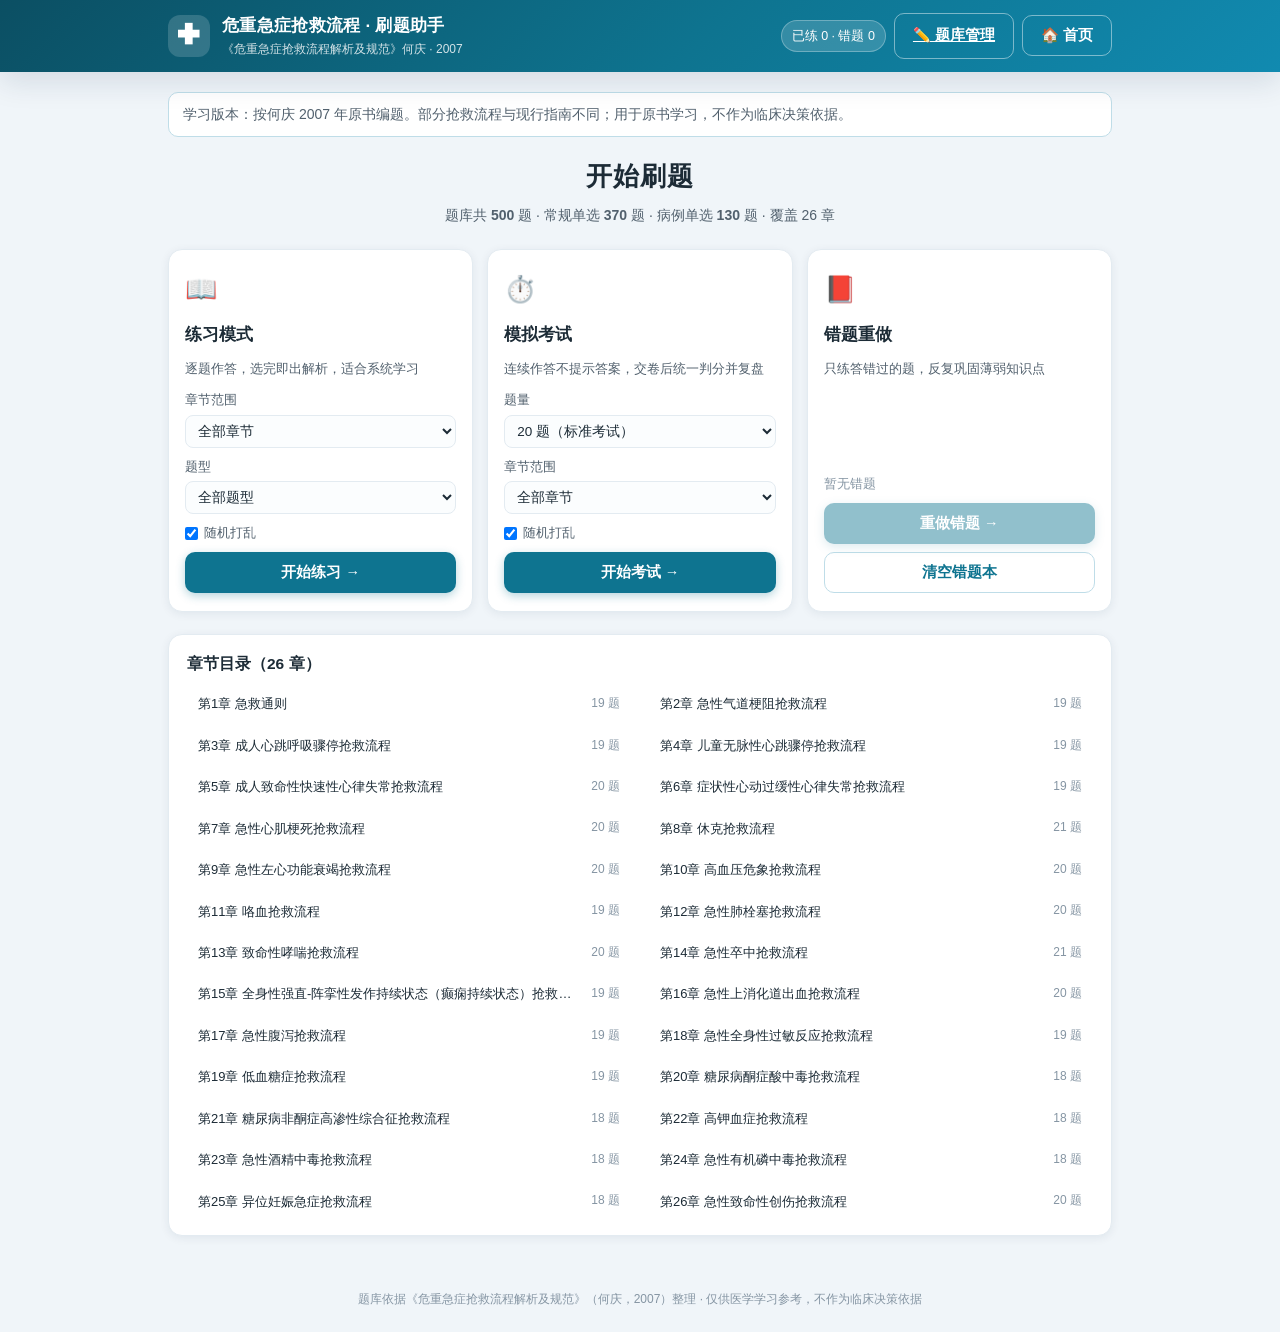
<file: index.html>
<!DOCTYPE html>
<html lang="zh-CN">
<head>
<meta charset="UTF-8">
<meta name="viewport" content="width=device-width, initial-scale=1.0">
<title>危重急症抢救流程 · 刷题助手</title>
<link rel="stylesheet" href="style.css">
</head>
<body>
<div id="app" class="app">
  <header class="topbar">
    <div class="topbar-inner">
      <div class="brand">
        <span class="brand-cross">✚</span>
        <div class="brand-text">
          <h1>危重急症抢救流程 · 刷题助手</h1>
          <p class="brand-sub">《危重急症抢救流程解析及规范》何庆 · 2007</p>
        </div>
      </div>
      <div class="topbar-actions">
        <span id="stat-summary" class="stat-chip" title="已练习 / 错题数量">已练 0 · 错题 0</span>
        <a id="btn-mgr" class="btn btn-ghost" href="add_question.html" title="添加 / 删除题目">✏️ 题库管理</a>
        <button id="btn-home" class="btn btn-ghost" type="button">🏠 首页</button>
      </div>
    </div>
  </header>

  <main class="main">
    <aside class="hero-sub" role="note" style="margin:0 0 18px;padding:10px 14px;border:1px solid #bfdde8;border-radius:10px;background:#fff">学习版本：按何庆 2007 年原书编题。部分抢救流程与现行指南不同；用于原书学习，不作为临床决策依据。</aside>
    <!-- ===================== 首页 ===================== -->
    <section id="view-home" class="view">
      <div class="hero">
        <h2>开始刷题</h2>
        <p class="hero-sub">题库共 <b id="hero-total">0</b> 题 · 常规单选 <b id="hero-single">0</b> 题 · 病例单选 <b id="hero-case">0</b> 题 · 覆盖 26 章</p>
      </div>

      <div class="mode-grid">
        <div class="mode-card" data-mode="practice">
          <div class="mode-icon">📖</div>
          <h3>练习模式</h3>
          <p>逐题作答，选完即出解析，适合系统学习</p>
          <div class="mode-fields">
            <label>章节范围
              <select id="sel-practice-chapter"></select>
            </label>
            <label>题型
              <select id="sel-practice-type">
                <option value="all">全部题型</option>
                <option value="single_choice">常规单选题</option>
                <option value="case_analysis">病例分析单选题</option>
              </select>
            </label>
            <label class="chk"><input type="checkbox" id="chk-practice-shuffle" checked> 随机打乱</label>
            <button class="btn btn-primary" type="button" data-start="practice">开始练习 →</button>
          </div>
        </div>

        <div class="mode-card" data-mode="exam">
          <div class="mode-icon">⏱️</div>
          <h3>模拟考试</h3>
          <p>连续作答不提示答案，交卷后统一判分并复盘</p>
          <div class="mode-fields">
            <label>题量
              <select id="sel-exam-count">
                <option value="10">10 题（快速自测）</option>
                <option value="20" selected>20 题（标准考试）</option>
                <option value="40">40 题（强化训练）</option>
              </select>
            </label>
            <label>章节范围
              <select id="sel-exam-chapter"></select>
            </label>
            <label class="chk"><input type="checkbox" id="chk-exam-shuffle" checked> 随机打乱</label>
            <button class="btn btn-primary" type="button" data-start="exam">开始考试 →</button>
          </div>
        </div>

        <div class="mode-card" data-mode="wrong">
          <div class="mode-icon">📕</div>
          <h3>错题重做</h3>
          <p>只练答错过的题，反复巩固薄弱知识点</p>
          <div class="mode-fields">
            <p id="wrong-count" class="muted">暂无错题</p>
            <button class="btn btn-primary" type="button" data-start="wrong">重做错题 →</button>
            <button class="btn btn-ghost" type="button" id="btn-clear-wrong">清空错题本</button>
          </div>
        </div>
      </div>

      <div class="chapter-panel">
        <h3>章节目录（26 章）</h3>
        <div id="chapter-list" class="chapter-list"></div>
      </div>
    </section>

    <!-- ===================== 答题页 ===================== -->
    <section id="view-quiz" class="view hidden">
      <div class="quiz-top">
        <button class="btn btn-ghost btn-sm" type="button" id="btn-quit">✕ 退出</button>
        <div class="progress-wrap">
          <div class="progress-bar"><div id="progress-fill" class="progress-fill"></div></div>
          <span id="progress-label" class="progress-label">0 / 0</span>
        </div>
      </div>

      <div class="q-card">
        <div class="q-meta">
          <span id="q-type" class="chip chip-type">常规单选</span>
          <span id="q-kp" class="chip chip-kp" title="知识点来源"></span>
        </div>
        <div id="q-text" class="q-text"></div>
        <div id="q-options" class="q-options"></div>
        <div id="q-feedback" class="q-feedback hidden">
          <div id="fb-verdict" class="fb-verdict"></div>
          <div class="fb-body">
            <h4>📝 解析</h4>
            <p id="fb-explanation"></p>
            <h4>📚 知识点溯源</h4>
            <p id="fb-kp"></p>
          </div>
        </div>
        <div class="q-actions">
          <button id="btn-prev" class="btn btn-ghost" type="button">← 上一题</button>
          <button id="btn-confirm" class="btn btn-primary" type="button">确认答案</button>
          <button id="btn-next" class="btn btn-primary" type="button">下一题 →</button>
        </div>
      </div>

      <!-- 答题卡（考试模式） -->
      <div id="exam-sheet" class="exam-sheet hidden">
        <h4>答题卡</h4>
        <div id="exam-sheet-grid" class="sheet-grid"></div>
        <button class="btn btn-danger" type="button" id="btn-submit">📮 交卷</button>
      </div>
    </section>

    <!-- ===================== 结果页 ===================== -->
    <section id="view-result" class="view hidden">
      <div class="result-hero">
        <div class="score-ring">
          <svg viewBox="0 0 120 120">
            <circle class="ring-bg" cx="60" cy="60" r="52"></circle>
            <circle id="ring-fill" class="ring-fill" cx="60" cy="60" r="52"></circle>
          </svg>
          <div class="score-num"><b id="score-pct">0</b>%</div>
        </div>
        <h2 id="result-title">考试完成</h2>
        <p id="result-sub" class="muted"></p>
        <div class="result-stats">
          <div class="rstat"><b id="rs-total">0</b><span>总题数</span></div>
          <div class="rstat good"><b id="rs-right">0</b><span>答对</span></div>
          <div class="rstat bad"><b id="rs-wrong">0</b><span>答错</span></div>
          <div class="rstat"><b id="rs-time">0s</b><span>用时</span></div>
        </div>
        <div class="result-actions">
          <button class="btn btn-primary" type="button" id="btn-review">📋 逐题复盘</button>
          <button class="btn btn-ghost" type="button" id="btn-again">↻ 再来一次</button>
          <button class="btn btn-ghost" type="button" id="btn-home2">🏠 回首页</button>
        </div>
      </div>
      <div id="review-list" class="review-list hidden"></div>
    </section>
  </main>

  <footer class="footer">
    题库依据《危重急症抢救流程解析及规范》（何庆，2007）整理 · 仅供医学学习参考，不作为临床决策依据
  </footer>
</div>

<script src="data/questions.js"></script>
<script src="app.js"></script>
</body>
</html>
</file>
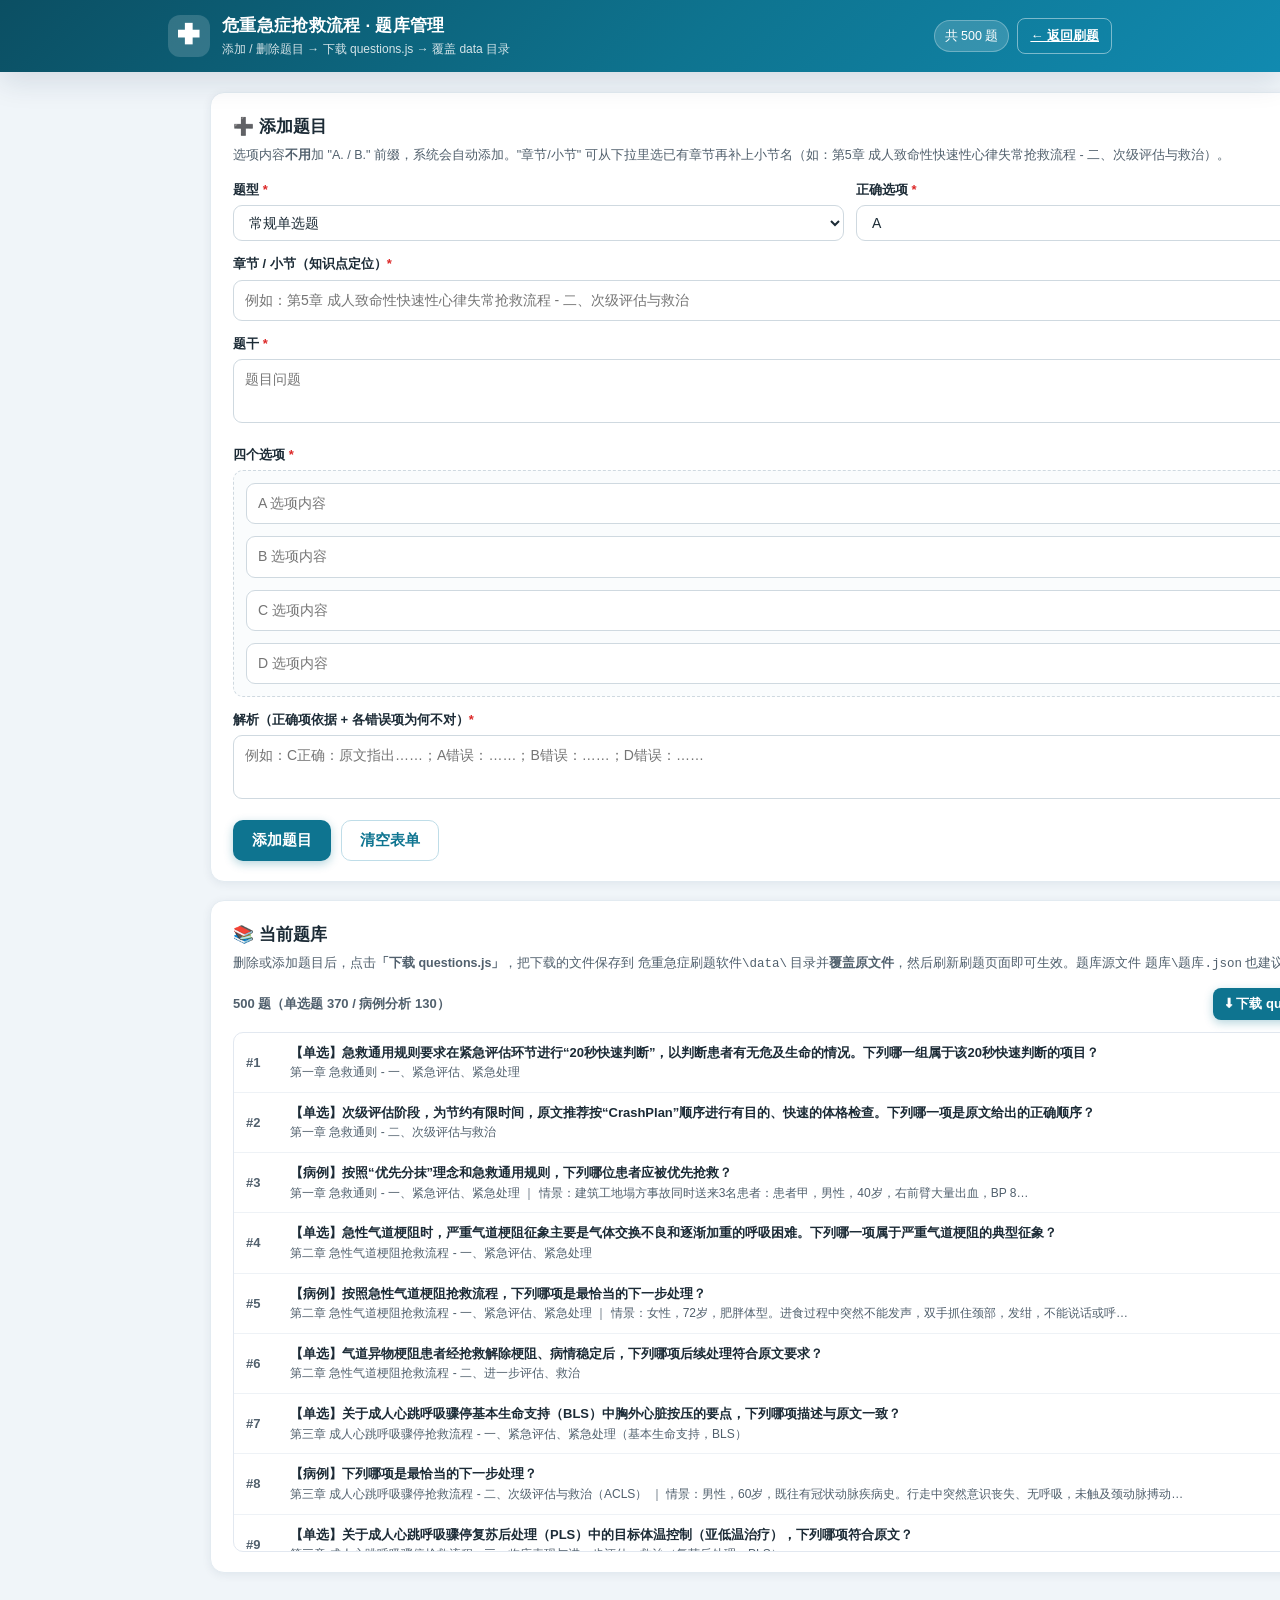
<file: add_question.html>
<!DOCTYPE html>
<html lang="zh-CN">
<head>
<meta charset="UTF-8">
<meta name="viewport" content="width=device-width, initial-scale=1">
<title>题库管理 · 危重急症刷题助手</title>
<link rel="stylesheet" href="style.css">
<style>
  .mgr { display: grid; grid-template-columns: 1fr; gap: 18px; max-width: 860px; margin: 0 auto; }
  .mgr-card { background: var(--card); border: 1px solid var(--line); border-radius: var(--radius); box-shadow: var(--shadow); padding: 20px 22px; }
  .mgr-card h2 { margin: 0 0 4px; font-size: 17px; }
  .mgr-card .hint { font-size: 12.5px; color: var(--ink-2); margin: 0 0 14px; line-height: 1.6; }
  .frow { margin-bottom: 12px; }
  .frow label { display: block; font-size: 13px; font-weight: 600; margin-bottom: 5px; color: var(--ink); }
  .frow label .req { color: var(--danger); }
  .frow input[type=text], .frow textarea, .frow select {
    width: 100%; box-sizing: border-box; font: inherit; font-size: 14px; color: var(--ink);
    background: #fff; border: 1px solid #cfd9e0; border-radius: 9px; padding: 8px 11px; outline: none;
  }
  .frow input:focus, .frow textarea:focus, .frow select:focus { border-color: var(--primary); box-shadow: 0 0 0 3px rgba(14,116,144,.12); }
  .frow textarea { resize: vertical; min-height: 58px; }
  .fgrid2 { display: grid; grid-template-columns: 1fr 1fr; gap: 12px; }
  .opts-box { border: 1px dashed #cfd9e0; border-radius: 10px; padding: 12px; background: #fafcfd; }
  .opts-box .frow:last-child { margin-bottom: 0; }
  .msg { font-size: 13px; padding: 9px 12px; border-radius: 9px; margin-top: 12px; display: none; line-height: 1.55; }
  .msg.ok { display: block; background: #ecfdf5; color: #047857; border: 1px solid #a7f3d0; }
  .msg.err { display: block; background: #fef2f2; color: #b91c1c; border: 1px solid #fecaca; }
  .qlist { max-height: 520px; overflow: auto; border: 1px solid #e2e8f0; border-radius: 10px; }
  .qrow { display: flex; align-items: center; gap: 10px; padding: 9px 12px; border-bottom: 1px solid #eef2f6; font-size: 13px; }
  .qrow:last-child { border-bottom: none; }
  .qrow .qid { flex: none; width: 34px; color: var(--ink-2); font-weight: 700; }
  .qrow .qmain { flex: 1; min-width: 0; }
  .qrow .qmain .qt { font-weight: 600; white-space: nowrap; overflow: hidden; text-overflow: ellipsis; }
  .qrow .qmain .qs { color: var(--ink-2); font-size: 12px; white-space: nowrap; overflow: hidden; text-overflow: ellipsis; }
  .qrow .qans { flex: none; font-weight: 700; color: var(--primary); }
  .qrow .btn { flex: none; }
  .toolbar { display: flex; align-items: center; gap: 10px; margin-bottom: 12px; flex-wrap: wrap; }
  .toolbar .count { font-size: 13px; color: var(--ink-2); font-weight: 600; }
</style>
</head>
<body>
<div class="app">
  <header class="topbar"><div class="topbar-inner">
    <div class="brand"><span class="brand-cross">✚</span><div class="brand-text">
      <h1>危重急症抢救流程 · 题库管理</h1><p class="brand-sub">添加 / 删除题目 → 下载 questions.js → 覆盖 data 目录</p>
    </div></div>
    <div class="topbar-actions">
      <span class="stat-chip" id="chip-count">共 0 题</span>
      <a class="btn btn-ghost btn-sm" href="index.html">← 返回刷题</a>
    </div>
  </div></header>

  <main class="main">
    <div class="mgr">
      <section class="mgr-card">
        <h2>➕ 添加题目</h2>
        <p class="hint">选项内容<b>不用</b>加 "A. / B." 前缀，系统会自动添加。"章节/小节" 可从下拉里选已有章节再补上小节名（如：第5章 成人致命性快速性心律失常抢救流程 - 二、次级评估与救治）。</p>
        <form id="add-form" autocomplete="off">
          <div class="fgrid2">
            <div class="frow">
              <label>题型 <span class="req">*</span></label>
              <select id="f-type">
                <option value="single_choice">常规单选题</option>
                <option value="case_analysis">病例分析单选题</option>
              </select>
            </div>
            <div class="frow">
              <label>正确选项 <span class="req">*</span></label>
              <select id="f-answer">
                <option>A</option><option>B</option><option>C</option><option>D</option>
              </select>
            </div>
          </div>
          <div class="frow">
            <label>章节 / 小节（知识点定位）<span class="req">*</span></label>
            <input type="text" id="f-kp" list="kp-list" placeholder="例如：第5章 成人致命性快速性心律失常抢救流程 - 二、次级评估与救治">
            <datalist id="kp-list"></datalist>
          </div>
          <div class="frow" id="row-case" style="display:none">
            <label>临床情景（病例题必填）<span class="req">*</span></label>
            <textarea id="f-case" placeholder="患者情况描述，如：男性，68岁，有高血压及冠心病史。夜间突发呼吸困难……"></textarea>
          </div>
          <div class="frow">
            <label>题干 <span class="req">*</span></label>
            <textarea id="f-question" placeholder="题目问题"></textarea>
          </div>
          <div class="frow">
            <label>四个选项 <span class="req">*</span></label>
            <div class="opts-box">
              <div class="frow"><input type="text" id="f-opt0" placeholder="A 选项内容"></div>
              <div class="frow"><input type="text" id="f-opt1" placeholder="B 选项内容"></div>
              <div class="frow"><input type="text" id="f-opt2" placeholder="C 选项内容"></div>
              <div class="frow"><input type="text" id="f-opt3" placeholder="D 选项内容"></div>
            </div>
          </div>
          <div class="frow">
            <label>解析（正确项依据 + 各错误项为何不对）<span class="req">*</span></label>
            <textarea id="f-expl" placeholder="例如：C正确：原文指出……；A错误：……；B错误：……；D错误：……"></textarea>
          </div>
          <div style="display:flex; gap:10px;">
            <button type="submit" class="btn btn-primary">添加题目</button>
            <button type="button" class="btn btn-ghost" id="btn-clear">清空表单</button>
          </div>
          <div class="msg" id="msg"></div>
        </form>
      </section>

      <section class="mgr-card">
        <h2>📚 当前题库</h2>
        <p class="hint">删除或添加题目后，点击<b>「下载 questions.js」</b>，把下载的文件保存到 <code>危重急症刷题软件\data\</code> 目录并<b>覆盖原文件</b>，然后刷新刷题页面即可生效。题库源文件 <code>题库\题库.json</code> 也建议同步更新（可选）。</p>
        <div class="toolbar">
          <span class="count" id="list-count"></span>
          <span style="flex:1"></span>
          <button class="btn btn-primary btn-sm" id="btn-download" type="button">⬇ 下载 questions.js（覆盖 data 目录）</button>
        </div>
        <div class="qlist" id="qlist"></div>
      </section>
    </div>
  </main>
</div>

<script src="data/questions.js"></script>
<script>
(function () {
  var bank = (window.QUESTIONS || []).slice();
  var dirty = false;
  var $ = function (id) { return document.getElementById(id); };

  function msg(text, ok) {
    var m = $("msg");
    m.textContent = text;
    m.className = "msg " + (ok ? "ok" : "err");
  }
  function nextId() {
    var mx = 0;
    bank.forEach(function (q) { if (q.id > mx) mx = q.id; });
    return mx + 1;
  }
  function fillKpDatalist() {
    var seen = {}, opts = [];
    bank.forEach(function (q) {
      var kp = q.knowledge_point || "";
      if (kp && !seen[kp]) { seen[kp] = 1; opts.push(kp); }
      var head = kp.split(" - ")[0];
      if (head && head.indexOf("第") === 0 && !seen["__h" + head]) { seen["__h" + head] = 1; opts.push(head); }
    });
    var dl = $("kp-list");
    dl.innerHTML = "";
    opts.forEach(function (v) {
      var o = document.createElement("option"); o.value = v; dl.appendChild(o);
    });
  }
  function renderList() {
    var box = $("qlist");
    box.innerHTML = "";
    bank.forEach(function (q) {
      var row = document.createElement("div");
      row.className = "qrow";
      var qid = document.createElement("span"); qid.className = "qid"; qid.textContent = "#" + q.id;
      var main = document.createElement("div"); main.className = "qmain";
      var qt = document.createElement("div"); qt.className = "qt";
      qt.textContent = (q.type === "case_analysis" ? "【病例】" : "【单选】") + q.question;
      var qs = document.createElement("div"); qs.className = "qs";
      qs.textContent = q.knowledge_point + (q.case ? " ｜ 情景：" + q.case.slice(0, 40) + "…" : "");
      main.appendChild(qt); main.appendChild(qs);
      var ans = document.createElement("span"); ans.className = "qans"; ans.textContent = q.answer;
      var del = document.createElement("button"); del.className = "btn btn-danger btn-sm"; del.textContent = "删除";
      del.onclick = function () {
        if (confirm("确定删除第 " + q.id + " 题？\n" + q.question.slice(0, 60))) {
          bank = bank.filter(function (x) { return x.id !== q.id; });
          dirty = true; renderList(); refreshCount();
        }
      };
      row.appendChild(qid); row.appendChild(main); row.appendChild(ans); row.appendChild(del);
      box.appendChild(row);
    });
  }
  function refreshCount() {
    $("chip-count").textContent = "共 " + bank.length + " 题";
    $("list-count").textContent = bank.length + " 题（单选题 " +
      bank.filter(function (q) { return q.type !== "case_analysis"; }).length +
      " / 病例分析 " +
      bank.filter(function (q) { return q.type === "case_analysis"; }).length + "）";
  }
  function stripPrefix(t) { return t.replace(/^[A-D][.、]\s*/, "").trim(); }

  $("f-type").addEventListener("change", function () {
    $("row-case").style.display = this.value === "case_analysis" ? "" : "none";
  });
  $("btn-clear").onclick = function () { $("add-form").reset(); $("row-case").style.display = "none"; $("msg").className = "msg"; };

  $("add-form").addEventListener("submit", function (e) {
    e.preventDefault();
    var type = $("f-type").value;
    var kp = $("f-kp").value.trim();
    var cs = $("f-case").value.trim();
    var question = $("f-question").value.trim();
    var opts = [0, 1, 2, 3].map(function (i) { return stripPrefix($("f-opt" + i).value); });
    var answer = $("f-answer").value;
    var expl = $("f-expl").value.trim();
    if (!/^第\s*[0-9一二三四五六七八九十]+\s*章/.test(kp)) { msg("「章节/小节」需以 第X章 开头，例如：第5章 … - 二、次级评估与救治", false); return; }
    if (type === "case_analysis" && !cs) { msg("病例分析题必须填写「临床情景」", false); return; }
    if (!question) { msg("请填写题干", false); return; }
    for (var i = 0; i < 4; i++) if (!opts[i]) { msg("第 " + "ABCD"[i] + " 个选项不能为空", false); return; }
    if (!expl) { msg("请填写解析", false); return; }
    var q = {
      id: nextId(),
      type: type,
      question: question,
      options: opts.map(function (t, i) { return "ABCD"[i] + ". " + t; }),
      answer: answer,
      explanation: expl,
      knowledge_point: kp
    };
    if (type === "case_analysis") q.case = cs;
    // 字段顺序与既有题库保持一致
    var ordered = { id: q.id, type: q.type, question: q.question };
    if (q.case) ordered.case = q.case;
    ordered.options = q.options; ordered.answer = q.answer;
    ordered.explanation = q.explanation; ordered.knowledge_point = q.knowledge_point;
    bank.push(ordered);
    dirty = true;
    msg("已添加第 " + q.id + " 题。别忘了点「下载 questions.js」并覆盖 data 目录！", true);
    $("add-form").reset(); $("row-case").style.display = "none";
    renderList(); refreshCount();
  });

  $("btn-download").onclick = function () {
    if (!bank.length) { alert("题库为空"); return; }
    var js = "/* 题库数据（由 题库.json 自动生成，勿手改） */\nwindow.QUESTIONS = " +
      JSON.stringify(bank, null, 2) + ";\n";
    var blob = new Blob([js], { type: "application/javascript;charset=utf-8" });
    var a = document.createElement("a");
    a.href = URL.createObjectURL(blob);
    a.download = "questions.js";
    document.body.appendChild(a); a.click();
    setTimeout(function () { URL.revokeObjectURL(a.href); a.remove(); }, 500);
    dirty = false;
    alert("questions.js 已下载。\n\n请把下载的文件保存到：\n危重急症刷题软件\\data\\questions.js\n（覆盖原文件），然后刷新 index.html 即可生效。");
  };

  fillKpDatalist();
  renderList();
  refreshCount();
})();
</script>
</body>
</html>
</file>
<file: style.css>
/* ============ 危重急症抢救流程 · 刷题助手 ============ */
:root {
  --bg: #f0f5f9;
  --card: #ffffff;
  --ink: #1c2b36;
  --ink-2: #51606d;
  --ink-3: #8595a3;
  --line: #e3ebf1;
  --primary: #0e7490;
  --primary-dark: #0b5c74;
  --primary-soft: #e0f2f7;
  --danger: #dc2626;
  --danger-soft: #fee2e2;
  --ok: #16a34a;
  --ok-soft: #dcfce7;
  --warn: #d97706;
  --warn-soft: #fef3c7;
  --radius: 14px;
  --shadow: 0 2px 10px rgba(15, 45, 70, .07);
  --shadow-lg: 0 10px 30px rgba(15, 45, 70, .12);
}
* { margin: 0; padding: 0; box-sizing: border-box; }
html { -webkit-text-size-adjust: 100%; }
body {
  font-family: "PingFang SC", "Microsoft YaHei", "Noto Sans SC", "Segoe UI", sans-serif;
  background: var(--bg);
  color: var(--ink);
  line-height: 1.65;
}
.hidden { display: none !important; }
.muted { color: var(--ink-3); font-size: 13px; }

.app { min-height: 100vh; display: flex; flex-direction: column; }

/* ---------- 顶栏 ---------- */
.topbar {
  position: sticky; top: 0; z-index: 20;
  background: linear-gradient(135deg, #0b4f63, #0e7490 55%, #118ab0);
  color: #fff; box-shadow: var(--shadow-lg);
}
.topbar-inner {
  max-width: 980px; margin: 0 auto; padding: 12px 18px;
  display: flex; align-items: center; justify-content: space-between; gap: 12px;
}
.brand { display: flex; align-items: center; gap: 12px; min-width: 0; }
.brand-cross {
  width: 42px; height: 42px; border-radius: 12px; flex: none;
  background: rgba(255,255,255,.16); display: flex; align-items: center; justify-content: center;
  font-size: 22px; font-weight: 700;
}
.brand-text h1 { font-size: 17px; font-weight: 700; letter-spacing: .3px; white-space: nowrap; overflow: hidden; text-overflow: ellipsis; }
.brand-sub { font-size: 12px; opacity: .82; white-space: nowrap; overflow: hidden; text-overflow: ellipsis; }
.topbar-actions { display: flex; align-items: center; gap: 8px; flex: none; }
.stat-chip {
  font-size: 12.5px; background: rgba(255,255,255,.16); border: 1px solid rgba(255,255,255,.28);
  padding: 5px 10px; border-radius: 999px; white-space: nowrap;
}

/* ---------- 布局 ---------- */
.main { flex: 1; width: 100%; max-width: 980px; margin: 0 auto; padding: 20px 18px 40px; }
.footer {
  text-align: center; font-size: 12px; color: var(--ink-3);
  padding: 14px 18px 22px; background: var(--bg);
}
.view { animation: fadein .25s ease; }
@keyframes fadein { from { opacity: 0; transform: translateY(6px); } to { opacity: 1; transform: none; } }

/* ---------- 按钮 ---------- */
.btn {
  border: 1px solid transparent; border-radius: 10px; cursor: pointer;
  font-size: 14.5px; font-weight: 600; padding: 10px 18px;
  transition: transform .06s ease, box-shadow .15s ease, background .15s ease;
  font-family: inherit;
}
.btn:active { transform: translateY(1px) scale(.99); }
.btn:disabled { opacity: .45; cursor: not-allowed; }
.btn-primary { background: var(--primary); color: #fff; box-shadow: 0 3px 10px rgba(14,116,144,.3); }
.btn-primary:hover:not(:disabled) { background: var(--primary-dark); }
.btn-ghost { background: transparent; color: var(--primary); border-color: #bfdde8; }
.btn-ghost:hover:not(:disabled) { background: var(--primary-soft); }
.topbar .btn-ghost { color: #fff; border-color: rgba(255,255,255,.45); }
.topbar .btn-ghost:hover { background: rgba(255,255,255,.14); }
.btn-danger { background: var(--danger); color: #fff; }
.btn-danger:hover:not(:disabled) { background: #b91c1c; }
.btn-sm { padding: 6px 12px; font-size: 13px; border-radius: 8px; }

/* ---------- 首页 ---------- */
.hero { text-align: center; margin: 10px 0 22px; }
.hero h2 { font-size: 26px; letter-spacing: 1px; }
.hero-sub { color: var(--ink-2); margin-top: 6px; font-size: 14px; }

.mode-grid { display: grid; grid-template-columns: repeat(3, minmax(0, 1fr)); gap: 14px; }
.mode-card {
  background: var(--card); border: 1px solid var(--line); border-radius: var(--radius);
  box-shadow: var(--shadow); padding: 18px 16px; display: flex; flex-direction: column; gap: 10px;
  transition: box-shadow .15s ease, transform .12s ease;
}
.mode-card:hover { box-shadow: var(--shadow-lg); transform: translateY(-2px); }
.mode-icon { font-size: 26px; }
.mode-card h3 { font-size: 16.5px; }
.mode-card > p { font-size: 13px; color: var(--ink-2); flex: 1; }
.mode-fields { display: flex; flex-direction: column; gap: 8px; }
.mode-fields label { font-size: 13px; color: var(--ink-2); display: flex; flex-direction: column; gap: 4px; }
.mode-fields label.chk { flex-direction: row; align-items: center; gap: 6px; color: var(--ink-2); }
.mode-fields select {
  font-family: inherit; font-size: 13.5px; color: var(--ink);
  border: 1px solid var(--line); border-radius: 8px; padding: 7px 8px; background: #fbfdfe;
}

.chapter-panel { margin-top: 22px; background: var(--card); border: 1px solid var(--line); border-radius: var(--radius); box-shadow: var(--shadow); padding: 16px 18px; }
.chapter-panel h3 { font-size: 15.5px; margin-bottom: 10px; }
.chapter-list { display: grid; grid-template-columns: repeat(2, 1fr); gap: 6px 18px; }
.chapter-item {
  display: flex; align-items: center; justify-content: space-between; gap: 8px;
  font-size: 13px; padding: 6px 10px; border-radius: 8px; cursor: pointer;
  border: 1px solid transparent;
}
.chapter-item:hover { background: var(--primary-soft); border-color: #c8e4ee; }
.chapter-item .ch-name { min-width: 0; overflow: hidden; text-overflow: ellipsis; white-space: nowrap; }
.chapter-item .ch-count { color: var(--ink-3); font-size: 12px; flex: none; }

/* ---------- 答题页 ---------- */
.quiz-top { display: flex; align-items: center; gap: 12px; margin-bottom: 14px; }
.progress-wrap { flex: 1; display: flex; align-items: center; gap: 10px; }
.progress-bar { flex: 1; height: 8px; background: #dbe6ee; border-radius: 999px; overflow: hidden; }
.progress-fill { height: 100%; width: 0; background: linear-gradient(90deg, #0e7490, #22b8cf); border-radius: 999px; transition: width .3s ease; }
.progress-label { font-size: 12.5px; color: var(--ink-2); flex: none; }

.q-card { background: var(--card); border: 1px solid var(--line); border-radius: var(--radius); box-shadow: var(--shadow); padding: 22px 24px; }
.q-meta { display: flex; gap: 8px; flex-wrap: wrap; margin-bottom: 14px; }
.chip { font-size: 12px; padding: 3px 10px; border-radius: 999px; font-weight: 600; }
.chip-type { background: var(--primary-soft); color: var(--primary); }
.chip-kp { background: #f1f5f9; color: var(--ink-2); font-weight: 500; }
.q-text { font-size: 16.5px; font-weight: 600; line-height: 1.8; margin-bottom: 18px; white-space: pre-wrap; }
.q-text .case-lead { display: block; padding: 10px 14px; background: #f8fafc; border-left: 3px solid var(--primary); border-radius: 6px; color: var(--ink-2); font-weight: 500; font-size: 15px; margin-bottom: 12px; }

.q-options { display: flex; flex-direction: column; gap: 10px; }
.opt {
  display: flex; gap: 12px; align-items: flex-start;
  border: 1.5px solid var(--line); border-radius: 12px; padding: 12px 14px;
  cursor: pointer; transition: border-color .12s ease, background .12s ease;
  font-size: 15px; line-height: 1.6; background: #fff; user-select: none;
}
.opt:hover { border-color: #9ecbda; background: #f7fbfd; }
.opt .opt-key {
  flex: none; width: 26px; height: 26px; border-radius: 50%;
  display: flex; align-items: center; justify-content: center;
  background: #eef3f7; color: var(--ink-2); font-weight: 700; font-size: 13px;
}
.opt .opt-text { flex: 1; }
.opt.selected { border-color: var(--primary); background: var(--primary-soft); }
.opt.selected .opt-key { background: var(--primary); color: #fff; }
.opt.correct { border-color: var(--ok); background: var(--ok-soft); }
.opt.correct .opt-key { background: var(--ok); color: #fff; }
.opt.wrong { border-color: var(--danger); background: var(--danger-soft); }
.opt.wrong .opt-key { background: var(--danger); color: #fff; }
.opt.locked { cursor: default; }
.opt.locked:hover { border-color: var(--line); background: #fff; }
.opt.locked.selected, .opt.locked.correct, .opt.locked.wrong { border-color: currentColor; }
.opt.correct.locked { border-color: var(--ok); background: var(--ok-soft); }
.opt.wrong.locked { border-color: var(--danger); background: var(--danger-soft); }
.opt.selected.locked { border-color: var(--primary); }

.q-feedback { margin-top: 16px; border-radius: 12px; overflow: hidden; border: 1px solid var(--line); }
.fb-verdict { padding: 9px 16px; font-weight: 700; font-size: 14.5px; }
.fb-verdict.ok { background: var(--ok-soft); color: #166534; }
.fb-verdict.bad { background: var(--danger-soft); color: #991b1b; }
.fb-body { padding: 14px 16px; background: #fbfdfe; }
.fb-body h4 { font-size: 13.5px; margin: 8px 0 4px; color: var(--ink); }
.fb-body h4:first-child { margin-top: 0; }
.fb-body p { font-size: 14px; color: var(--ink-2); white-space: pre-wrap; }

.q-actions { display: flex; justify-content: space-between; gap: 10px; margin-top: 18px; }
.q-actions .btn-ghost { order: 0; }

/* 答题卡 */
.exam-sheet { margin-top: 14px; background: var(--card); border: 1px solid var(--line); border-radius: var(--radius); box-shadow: var(--shadow); padding: 16px 18px; }
.exam-sheet h4 { font-size: 14px; margin-bottom: 10px; }
.sheet-grid { display: grid; grid-template-columns: repeat(auto-fill, minmax(44px, 1fr)); gap: 8px; margin-bottom: 14px; }
.sheet-cell {
  aspect-ratio: 1; display: flex; align-items: center; justify-content: center;
  border: 1.5px solid var(--line); border-radius: 8px; font-size: 13.5px; font-weight: 700;
  color: var(--ink-3); cursor: pointer; background: #fff;
}
.sheet-cell.answered { background: var(--primary-soft); border-color: var(--primary); color: var(--primary); }
.sheet-cell.current { outline: 2px solid var(--primary); outline-offset: 1px; }

/* ---------- 结果页 ---------- */
.result-hero {
  background: var(--card); border: 1px solid var(--line); border-radius: var(--radius);
  box-shadow: var(--shadow); padding: 30px 24px; text-align: center;
}
.score-ring { position: relative; width: 132px; height: 132px; margin: 0 auto 14px; }
.score-ring svg { width: 100%; height: 100%; transform: rotate(-90deg); }
.ring-bg { fill: none; stroke: #e8eff4; stroke-width: 10; }
.ring-fill {
  fill: none; stroke: var(--primary); stroke-width: 10; stroke-linecap: round;
  stroke-dasharray: 326.7; stroke-dashoffset: 326.7; transition: stroke-dashoffset .8s ease, stroke .4s;
}
.score-num { position: absolute; inset: 0; display: flex; align-items: center; justify-content: center; font-size: 15px; color: var(--ink-2); }
.score-num b { font-size: 32px; color: var(--ink); }
#result-title { font-size: 20px; margin-bottom: 4px; }
.result-stats { display: flex; justify-content: center; gap: 14px; margin: 18px 0; flex-wrap: wrap; }
.rstat {
  min-width: 86px; background: #f6fafc; border: 1px solid var(--line); border-radius: 12px;
  padding: 10px 14px; display: flex; flex-direction: column; gap: 2px;
}
.rstat b { font-size: 20px; }
.rstat span { font-size: 12px; color: var(--ink-3); }
.rstat.good b { color: var(--ok); }
.rstat.bad b { color: var(--danger); }
.result-actions { display: flex; justify-content: center; gap: 10px; flex-wrap: wrap; }

.review-list { margin-top: 16px; display: flex; flex-direction: column; gap: 12px; }
.review-item { background: var(--card); border: 1px solid var(--line); border-radius: var(--radius); box-shadow: var(--shadow); padding: 16px 18px; }
.review-item .ri-head { display: flex; gap: 8px; align-items: center; flex-wrap: wrap; margin-bottom: 10px; }
.badge { font-size: 11.5px; font-weight: 700; padding: 2px 8px; border-radius: 6px; }
.badge.ok { background: var(--ok-soft); color: #166534; }
.badge.bad { background: var(--danger-soft); color: #991b1b; }
.review-item .ri-q { font-weight: 600; font-size: 15px; margin-bottom: 10px; white-space: pre-wrap; }
.ri-opts { display: flex; flex-direction: column; gap: 6px; margin-bottom: 10px; }
.ri-opt { display: flex; gap: 8px; font-size: 14px; padding: 8px 10px; border-radius: 8px; border: 1px solid transparent; }
.ri-opt .ok-mark { color: var(--ok); font-weight: 700; flex: none; }
.ri-opt .bad-mark { color: var(--danger); font-weight: 700; flex: none; }
.ri-opt.is-correct { background: var(--ok-soft); }
.ri-opt.is-wrong { background: var(--danger-soft); }
.ri-expl { font-size: 13.5px; color: var(--ink-2); background: #fbfdfe; border: 1px solid var(--line); border-radius: 8px; padding: 10px 12px; white-space: pre-wrap; }
.ri-expl .kp { display: block; margin-top: 6px; color: var(--primary); font-size: 12.5px; }

/* ---------- 响应式 ---------- */
@media (max-width: 860px) {
  .mode-grid { grid-template-columns: 1fr; }
  .chapter-list { grid-template-columns: 1fr; }
  .brand-sub { display: none; }
  .q-card { padding: 16px; }
  .q-actions { flex-wrap: wrap; }
}

/* 长章节名及小屏布局 */
.mode-card, .brand-text { min-width: 0; }
.mode-fields select { width: 100%; min-width: 0; max-width: 100%; }
.chip-kp { overflow-wrap: anywhere; }
@media (max-width: 600px) {
  .topbar-inner { flex-direction: column; align-items: stretch; }
  .topbar-actions { flex-wrap: wrap; justify-content: flex-end; }
  .brand { width: 100%; }
  .brand-text { flex: 1; }
}

.chapter-item, .ch-name { min-width: 0; }
@media (max-width: 860px) { .chapter-list { grid-template-columns: minmax(0, 1fr); } }
</file>
